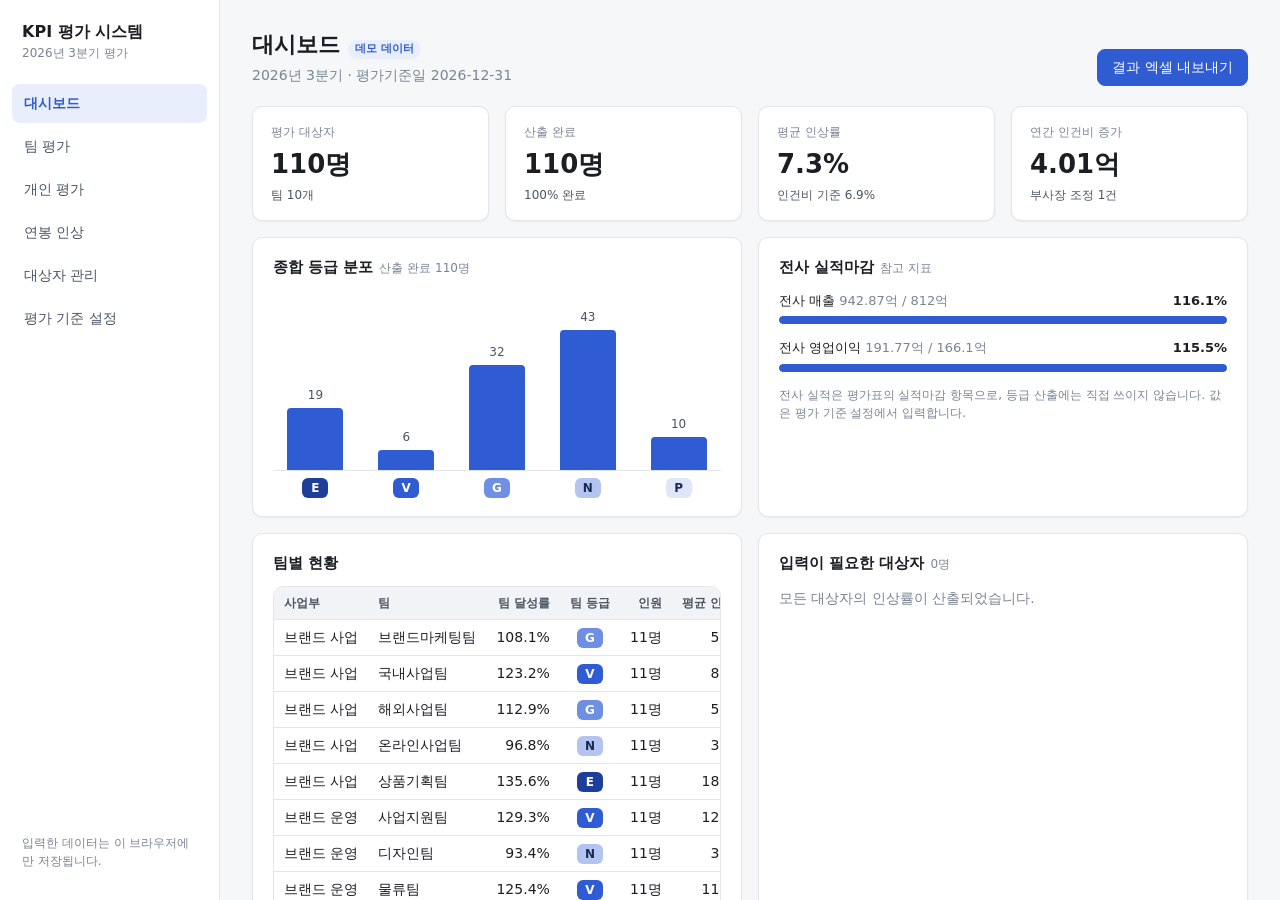
<file: index.html>
<!doctype html>
<html lang="ko">
<head>
  <meta charset="utf-8">
  <meta name="viewport" content="width=device-width, initial-scale=1">
  <title>KPI 평가 시스템</title>
  <!-- GitHub Pages 첫 화면: 평가 도구(app/)로 바로 이동 -->
  <meta http-equiv="refresh" content="0; url=app/">
  <link rel="canonical" href="app/">
  <style>
    :root { --bg: #f6f7f9; --text: #1b1f24; --accent: #2f5bd3; }
    @media (prefers-color-scheme: dark) { :root { --bg: #111418; --text: #e8ebef; --accent: #7f9ef0; } }
    body { margin: 0; padding: 40px 16px; background: var(--bg); color: var(--text); font: 15px/1.6 "Apple SD Gothic Neo", "Malgun Gothic", system-ui, sans-serif; text-align: center; }
    a { color: var(--accent); }
  </style>
</head>
<body>
  <p>평가 도구로 이동합니다. 자동으로 넘어가지 않으면 <a href="app/">여기</a>를 눌러 주세요.</p>
</body>
</html>
</file>
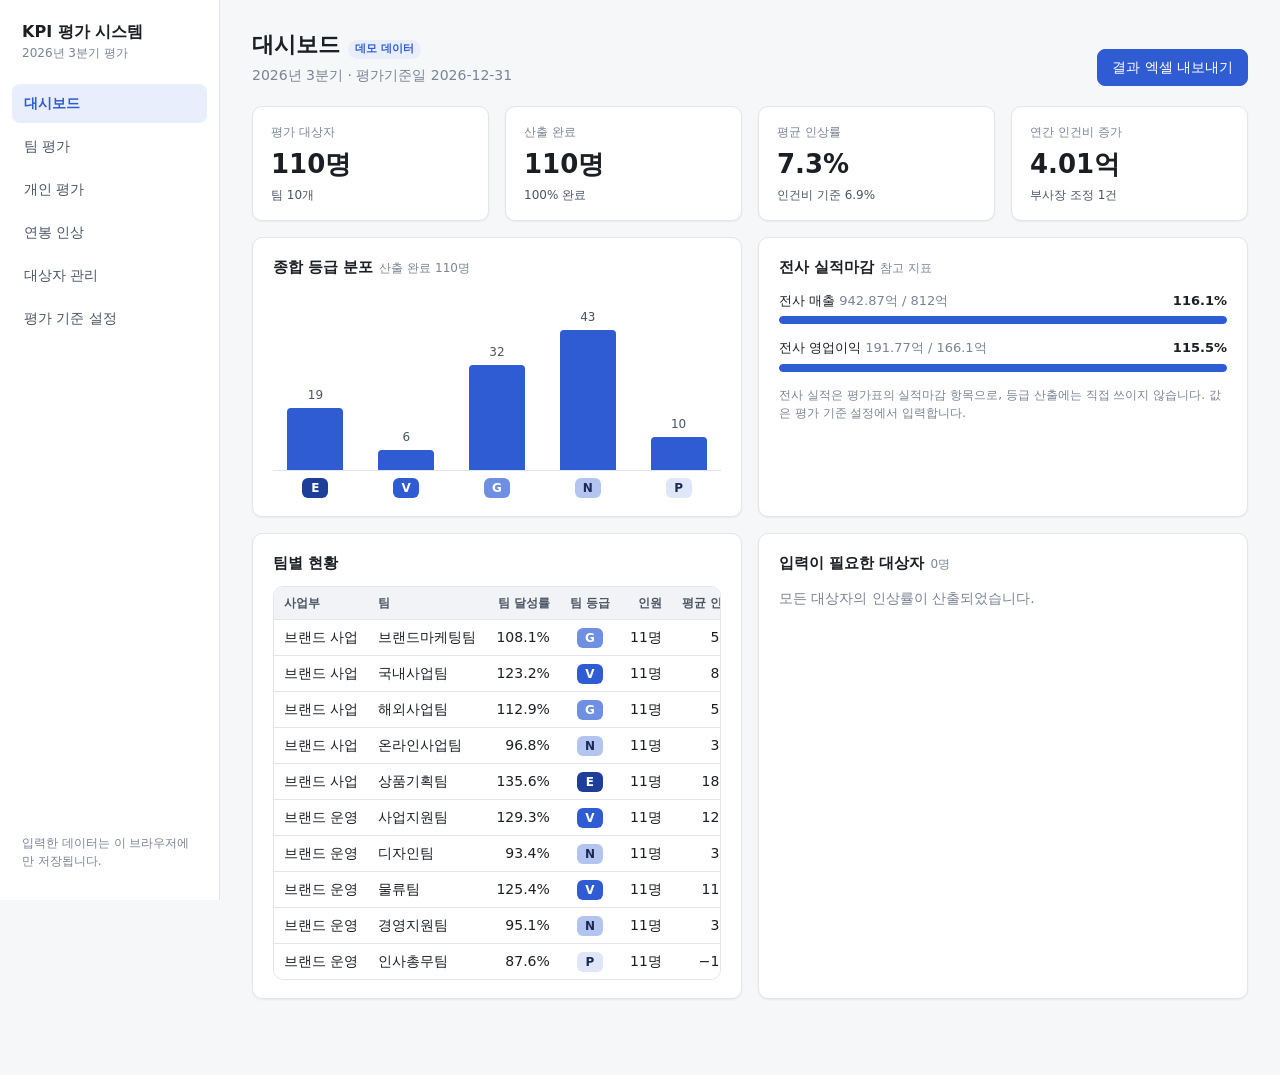
<file: app/index.html>
<!doctype html>
<html lang="ko">
<head>
  <meta charset="utf-8">
  <meta name="viewport" content="width=device-width, initial-scale=1">
  <title>KPI 평가 시스템</title>
  <link rel="stylesheet" href="css/style.css">
</head>
<body>
  <div class="layout">
    <aside class="sidebar">
      <div class="brand">
        <div class="brand-title">KPI 평가 시스템</div>
        <div class="brand-sub" id="cycle-label"></div>
      </div>
      <button class="nav-btn" data-view="dashboard">대시보드</button>
      <button class="nav-btn" data-view="teams">팀 평가</button>
      <button class="nav-btn" data-view="people">개인 평가</button>
      <button class="nav-btn" data-view="raise">연봉 인상</button>
      <button class="nav-btn" data-view="roster">대상자 관리</button>
      <button class="nav-btn" data-view="settings">평가 기준 설정</button>
      <div class="sidebar-foot">입력한 데이터는 이 브라우저에만 저장됩니다.</div>
    </aside>
    <main class="main" id="view"></main>
  </div>
  <div id="modal-root"></div>

  <script src="js/engine.js"></script>
  <script src="js/data.js"></script>
  <script src="js/app.js"></script>
</body>
</html>
</file>
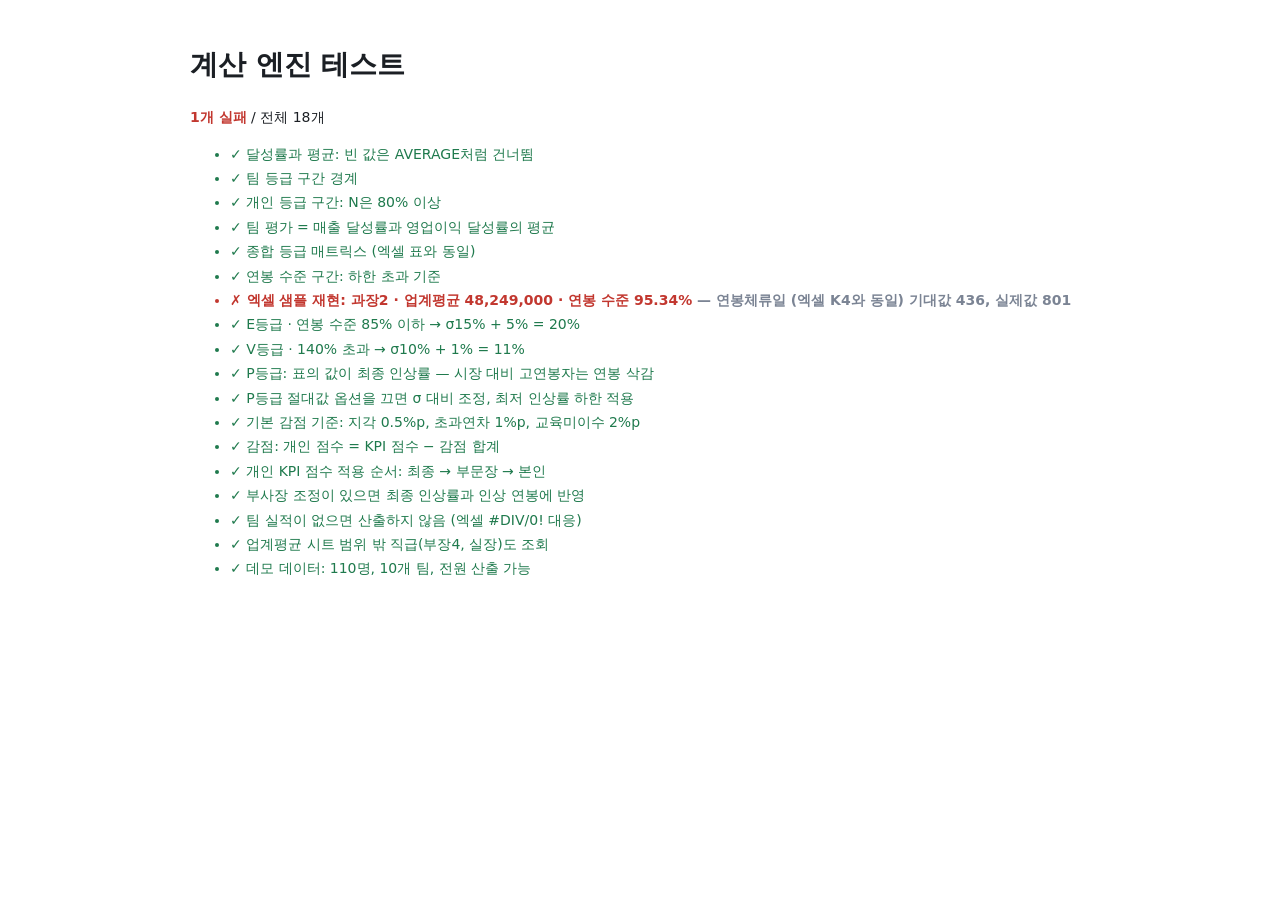
<file: app/tests.html>
<!doctype html>
<html lang="ko">
<head>
  <meta charset="utf-8">
  <meta name="viewport" content="width=device-width, initial-scale=1">
  <title>계산 엔진 테스트</title>
  <style>
    :root { --bg: #fff; --text: #1b1f24; --ok: #1f7a4d; --bad: #c2372f; --muted: #7b8494; }
    @media (prefers-color-scheme: dark) { :root { --bg: #111418; --text: #e8ebef; --ok: #6fcf9c; --bad: #f08a82; --muted: #8a93a1; } }
    body { background: var(--bg); color: var(--text); font: 14px/1.6 "Malgun Gothic", system-ui, sans-serif; padding: 24px 16px; max-width: 900px; margin: 0 auto; }
    .ok { color: var(--ok); } .bad { color: var(--bad); font-weight: 700; } .muted { color: var(--muted); }
    li { margin: 2px 0; }
  </style>
</head>
<body>
  <h1>계산 엔진 테스트</h1>
  <p id="summary"></p>
  <ul id="out"></ul>

  <script src="js/engine.js"></script>
  <script src="js/data.js"></script>
  <script>
    const E = HR.engine;
    const S = HR.data.defaultSettings();
    const results = [];

    function test(name, fn) {
      try { fn(); results.push({ name, ok: true }); }
      catch (err) { results.push({ name, ok: false, msg: err.message }); }
    }
    function eq(actual, expected, label) {
      const same = typeof expected === 'number' && typeof actual === 'number'
        ? Math.abs(actual - expected) < 1e-9
        : actual === expected;
      if (!same) throw new Error(`${label || ''} 기대값 ${JSON.stringify(expected)}, 실제값 ${JSON.stringify(actual)}`);
    }

    // 엑셀 평가지 샘플 대상자 (과장2, 46,000,080원)와 같은 조건의 직원
    function emp(over) {
      return Object.assign({
        id: 'x', level: '과장2', salary: 46000080, lastRaiseDate: '2024-10-21', eligible: true,
        evaluation: { selfRate: null, headRate: 1.05, finalRate: null },
        deductions: { late: 0, leave: 0, training: 0 }, vpOverride: null
      }, over);
    }
    const teamG = { rate: 1.05, grade: 'G' };

    test('달성률과 평균: 빈 값은 AVERAGE처럼 건너뜀', () => {
      eq(E.rate(50, 40), 1.25);
      eq(E.rate(10, 0), null, '목표 0');
      eq(E.average([1.2, null]), 1.2);
      eq(E.average([null, null]), null);
    });

    test('팀 등급 구간 경계', () => {
      const g = (v) => E.gradeByScore(v, S.teamBands);
      eq(g(1.30), 'E'); eq(g(1.2999), 'V'); eq(g(1.21), 'V'); eq(g(1.205), 'G');
      eq(g(1.00), 'G'); eq(g(0.9999), 'N'); eq(g(0.90), 'N'); eq(g(0.8999), 'P'); eq(g(0.5), 'P');
      eq(g(121 / 100), 'V', '부동소수 오차');
    });

    test('개인 등급 구간: N은 80% 이상', () => {
      const g = (v) => E.gradeByScore(v, S.personalBands);
      eq(g(0.80), 'N'); eq(g(0.7999), 'P'); eq(g(0.95), 'N');
    });

    test('팀 평가 = 매출 달성률과 영업이익 달성률의 평균', () => {
      const t = E.teamResult({ revenueTarget: 100, revenueActual: 130, profitTarget: 20, profitActual: 22 }, S);
      eq(t.rate, 1.2); eq(t.grade, 'G');
      const half = E.teamResult({ revenueTarget: 100, revenueActual: 125, profitTarget: null, profitActual: null }, S);
      eq(half.rate, 1.25, '이익 미입력'); eq(half.grade, 'V');
    });

    test('종합 등급 매트릭스 (엑셀 표와 동일)', () => {
      const m = S.combinedMatrix;
      eq(m.E.G, 'V'); eq(m.E.P, 'G'); eq(m.V.P, 'N'); eq(m.G.E, 'V'); eq(m.N.E, 'G'); eq(m.P.E, 'G'); eq(m.P.P, 'P');
    });

    test('연봉 수준 구간: 하한 초과 기준', () => {
      const b = (v) => E.compaBandIndex(v, S.compaBands);
      eq(b(1.41), 0); eq(b(1.40), 1); eq(b(1.26), 1); eq(b(1.25), 2);
      eq(b(0.9534), 2); eq(b(0.95), 3); eq(b(0.86), 3); eq(b(0.85), 4); eq(b(0.6), 4);
    });

    test('엑셀 샘플 재현: 과장2 · 업계평균 48,249,000 · 연봉 수준 95.34%', () => {
      const r = E.employeeResult(emp(), teamG, S);
      eq(r.market, 48249000);
      eq(Math.round(r.compa * 1e6) / 1e6, 0.953389, '연봉 수준');
      eq(r.personalGrade, 'G'); eq(r.finalGrade, 'G');
      eq(r.compaBand, 2, '95~125% 구간');
      eq(r.calcRaise, 0.07);
      eq(r.newSalary, 49220086, '인상 연봉');
      eq(r.stayDays, 436, '연봉체류일 (엑셀 K4와 동일)');
      eq(r.complete, true);
    });

    test('E등급 · 연봉 수준 85% 이하 → σ15% + 5% = 20%', () => {
      const team = { rate: 1.4, grade: 'E' };
      const r = E.employeeResult(emp({ salary: 40000000, evaluation: { headRate: 1.35 } }), team, S);
      eq(r.finalGrade, 'E'); eq(r.compaBand, 4); eq(r.calcRaise, 0.20);
    });

    test('V등급 · 140% 초과 → σ10% + 1% = 11%', () => {
      const r = E.employeeResult(emp({ salary: 70000000, evaluation: { headRate: 1.25 } }), { rate: 1.25, grade: 'V' }, S);
      eq(r.finalGrade, 'V'); eq(r.compaBand, 0); eq(r.calcRaise, 0.11);
    });

    test('P등급: 표의 값이 최종 인상률 — 시장 대비 고연봉자는 연봉 삭감', () => {
      const team = { rate: 0.5, grade: 'P' };
      const p = (salary) => E.employeeResult(emp({ salary, evaluation: { headRate: 0.5 } }), team, S);
      const high = p(70000000);
      eq(high.finalGrade, 'P'); eq(high.compaBand, 0, '140% 초과');
      eq(high.calcRaise, -0.03); eq(high.newSalary, 67900000, '3% 삭감');
      eq(p(65000000).calcRaise, -0.03, '125% ~ 140%');
      eq(p(50000000).calcRaise, -0.02, '95% ~ 125%');
      eq(p(44000000).calcRaise, 0, '85% ~ 95% → 동결');
      eq(p(40000000).calcRaise, 0, '85% 이하 → 동결');
    });

    test('P등급 절대값 옵션을 끄면 σ 대비 조정, 최저 인상률 하한 적용', () => {
      const e = emp({ salary: 70000000, evaluation: { headRate: 0.5 } });
      const team = { rate: 0.5, grade: 'P' };
      const rel = Object.assign({}, S, { pAbsolute: false });
      eq(E.employeeResult(e, team, rel).calcRaise, 0, '3% − 3%');
      const floor = Object.assign({}, S, { minRaise: 0 });
      eq(E.employeeResult(e, team, floor).calcRaise, 0, '최저 인상률');
    });

    test('기본 감점 기준: 지각 0.5%p, 초과연차 1%p, 교육미이수 2%p', () => {
      eq(E.deductionTotal({ late: 1, leave: 0, training: 0 }, S), 0.005);
      eq(E.deductionTotal({ late: 0, leave: 1, training: 0 }, S), 0.01);
      eq(E.deductionTotal({ late: 0, leave: 0, training: 1 }, S), 0.02);
    });

    test('감점: 개인 점수 = KPI 점수 − 감점 합계', () => {
      const r = E.employeeResult(emp({ evaluation: { headRate: 1.02 }, deductions: { late: 2, leave: 0, training: 1 } }), teamG, S);
      eq(r.deduction, 0.03); eq(Math.round(r.personalScore * 1e4) / 1e4, 0.99); eq(r.personalGrade, 'N');
      eq(r.finalGrade, 'N', '팀 G × 개인 N');
    });

    test('개인 KPI 점수 적용 순서: 최종 → 부문장 → 본인', () => {
      eq(E.kpiScore({ selfRate: 1.1 }).source, 'self');
      eq(E.kpiScore({ selfRate: 1.1, headRate: 1.0 }).value, 1.0);
      eq(E.kpiScore({ selfRate: 1.1, headRate: 1.0, finalRate: 0.95 }).source, 'final');
      eq(E.kpiScore({}).value, null);
    });

    test('부사장 조정이 있으면 최종 인상률과 인상 연봉에 반영', () => {
      const r = E.employeeResult(emp({ vpOverride: 0.1 }), teamG, S);
      eq(r.calcRaise, 0.07); eq(r.finalRaise, 0.1); eq(r.overridden, true); eq(r.newSalary, 50600088);
    });

    test('팀 실적이 없으면 산출하지 않음 (엑셀 #DIV/0! 대응)', () => {
      const r = E.employeeResult(emp(), E.teamResult({}, S), S);
      eq(r.finalGrade, null); eq(r.calcRaise, null); eq(r.complete, false); eq(r.missing[0], '팀 실적');
    });

    test('업계평균 시트 범위 밖 직급(부장4, 실장)도 조회', () => {
      eq(E.marketSalary('부장4', S), 73710000);
      eq(E.marketSalary('실장1', S), 77395500);
      eq(E.marketSalary('없는직급', S), null);
    });

    test('데모 데이터: 110명, 10개 팀, 전원 산출 가능', () => {
      const st = HR.data.demoState();
      eq(st.employees.length, 110); eq(st.teams.length, 10);
      const all = E.evaluateAll(st);
      eq(st.employees.filter((e) => all.employees[e.id].complete).length, 110);
      eq(JSON.stringify(HR.data.demoState()) === JSON.stringify(st), true, '시드 고정');
    });

    const failed = results.filter((r) => !r.ok);
    document.getElementById('summary').innerHTML = failed.length
      ? `<span class="bad">${failed.length}개 실패</span> / 전체 ${results.length}개`
      : `<span class="ok">전체 ${results.length}개 통과</span>`;
    document.getElementById('out').innerHTML = results.map((r) =>
      `<li class="${r.ok ? 'ok' : 'bad'}">${r.ok ? '✓' : '✗'} ${r.name}${r.ok ? '' : ` <span class="muted">— ${r.msg}</span>`}</li>`).join('');
    window.TEST_RESULTS = { total: results.length, failed };
  </script>
</body>
</html>
</file>
<file: app/css/style.css>
:root {
  --bg: #f6f7f9;
  --surface: #ffffff;
  --surface-2: #f1f3f6;
  --border: #e2e5ea;
  --text: #1b1f24;
  --text-2: #4b5563;
  --muted: #7b8494;
  --accent: #2f5bd3;
  --accent-soft: #e8eefc;
  --danger: #c2372f;
  --danger-soft: #fdecea;
  --warn: #9a6200;
  --warn-soft: #fff4dc;
  --ok: #1f7a4d;
  --ok-soft: #e4f4ec;
  /* 등급: 한 가지 색상의 진하기로 순서를 표현 (E 가장 진함) */
  --g-E: #1d3f99;
  --g-V: #2f5bd3;
  --g-G: #6f8fe3;
  --g-N: #b3c4f0;
  --g-P: #dfe6f8;
  --g-ink-light: #ffffff;
  --g-ink-dark: #1b2a55;
  --radius: 10px;
  --shadow: 0 1px 2px rgba(16, 24, 40, .06);
  color-scheme: light;
}

@media (prefers-color-scheme: dark) {
  :root:not([data-theme="light"]) {
    --bg: #111418;
    --surface: #181c22;
    --surface-2: #20252d;
    --border: #2c323b;
    --text: #e8ebef;
    --text-2: #b7bec9;
    --muted: #8a93a1;
    --accent: #7f9ef0;
    --accent-soft: #1f2a45;
    --danger: #f08a82;
    --danger-soft: #3a1f1d;
    --warn: #e9b65a;
    --warn-soft: #3a2f17;
    --ok: #6fcf9c;
    --ok-soft: #173126;
    --g-E: #c9d6fa;
    --g-V: #93acf2;
    --g-G: #5f7fd6;
    --g-N: #3a4f8c;
    --g-P: #283658;
    --g-ink-light: #10183a;
    --g-ink-dark: #e8ecfa;
    --shadow: none;
    color-scheme: dark;
  }
}

* { box-sizing: border-box; }

html, body { margin: 0; }

body {
  background: var(--bg);
  color: var(--text);
  font: 14px/1.5 "Pretendard", "Apple SD Gothic Neo", "Malgun Gothic", system-ui, sans-serif;
  -webkit-font-smoothing: antialiased;
}

button, input, select, textarea { font: inherit; color: inherit; }

/* ---------- layout ---------- */
.layout { display: flex; min-height: 100vh; }

.sidebar {
  width: 220px;
  flex-shrink: 0;
  background: var(--surface);
  border-right: 1px solid var(--border);
  padding: 20px 12px;
  position: sticky;
  top: 0;
  height: 100vh;
  display: flex;
  flex-direction: column;
  gap: 4px;
}

.brand { padding: 0 10px 18px; }
.brand-title { font-weight: 700; font-size: 16px; }
.brand-sub { color: var(--muted); font-size: 12px; }

.nav-btn {
  display: block;
  width: 100%;
  text-align: left;
  border: 0;
  background: none;
  padding: 9px 12px;
  border-radius: 8px;
  color: var(--text-2);
  cursor: pointer;
}
.nav-btn:hover { background: var(--surface-2); }
.nav-btn.active { background: var(--accent-soft); color: var(--accent); font-weight: 600; }

.sidebar-foot { margin-top: auto; padding: 10px; font-size: 12px; color: var(--muted); }

.main { flex: 1; min-width: 0; padding: 28px 32px 60px; }

.page-head { display: flex; align-items: flex-end; justify-content: space-between; gap: 16px; flex-wrap: wrap; margin-bottom: 20px; }
.page-title { font-size: 22px; font-weight: 700; margin: 0; }
.page-desc { color: var(--muted); margin: 4px 0 0; }
.head-actions { display: flex; gap: 8px; flex-wrap: wrap; }

/* ---------- cards ---------- */
.card {
  background: var(--surface);
  border: 1px solid var(--border);
  border-radius: var(--radius);
  box-shadow: var(--shadow);
  padding: 18px 20px;
  margin-bottom: 16px;
}
.card h2 { font-size: 15px; margin: 0 0 12px; }
.card .sub { color: var(--muted); font-size: 12px; font-weight: 400; margin-left: 6px; }

.grid { display: grid; gap: 16px; }
.grid > * { min-width: 0; }
.grid-4 { grid-template-columns: repeat(4, minmax(0, 1fr)); }
.grid-2 { grid-template-columns: repeat(2, minmax(0, 1fr)); }

.stat { padding: 16px 18px; }
.stat-label { color: var(--muted); font-size: 12px; }
.stat-value { font-size: 26px; font-weight: 700; margin-top: 4px; font-variant-numeric: tabular-nums; }
.stat-note { color: var(--text-2); font-size: 12px; margin-top: 2px; }

/* ---------- buttons ---------- */
.btn {
  border: 1px solid var(--border);
  background: var(--surface);
  padding: 7px 14px;
  border-radius: 8px;
  cursor: pointer;
  white-space: nowrap;
}
.btn:hover { background: var(--surface-2); }
.btn.primary { background: var(--accent); border-color: var(--accent); color: #fff; }
.btn.primary:hover { filter: brightness(1.08); }
.btn.danger { color: var(--danger); }
.btn.small { padding: 3px 9px; font-size: 12px; }

/* ---------- toolbar ---------- */
.toolbar { display: flex; gap: 8px; flex-wrap: wrap; align-items: center; margin-bottom: 12px; }
.toolbar .spacer { flex: 1; }
.toolbar input[type="search"], .toolbar select {
  border: 1px solid var(--border);
  background: var(--surface);
  border-radius: 8px;
  padding: 6px 10px;
}
.count { color: var(--muted); font-size: 12px; }

/* ---------- tables ---------- */
.table-wrap { overflow-x: auto; border: 1px solid var(--border); border-radius: var(--radius); background: var(--surface); }
table { border-collapse: collapse; width: 100%; font-variant-numeric: tabular-nums; }
th, td { padding: 7px 10px; border-bottom: 1px solid var(--border); text-align: left; white-space: nowrap; }
th { background: var(--surface-2); color: var(--text-2); font-weight: 600; font-size: 12px; position: sticky; top: 0; z-index: 1; }
tr:last-child td { border-bottom: 0; }
tbody tr:hover td { background: var(--surface-2); }
td.num, th.num { text-align: right; }
td.center, th.center { text-align: center; }
tfoot td { font-weight: 700; background: var(--surface-2); }
th.group { text-align: center; border-left: 1px solid var(--border); }
.bl { border-left: 1px solid var(--border); }
.name-cell b { font-weight: 600; }
.name-cell span { color: var(--muted); font-size: 12px; margin-left: 4px; }

/* 표 안 입력칸 */
.cell-input {
  width: 72px;
  border: 1px solid transparent;
  background: var(--surface-2);
  border-radius: 6px;
  padding: 3px 6px;
  text-align: right;
}
.cell-input.wide { width: 180px; text-align: left; }
.cell-input.mid { width: 110px; }
.cell-input.narrow { width: 48px; }
.cell-input:hover { border-color: var(--border); }
.cell-input:focus { outline: none; border-color: var(--accent); background: var(--surface); }
select.cell-input { text-align: left; }

/* ---------- grade chip ---------- */
.grade {
  display: inline-block;
  min-width: 26px;
  text-align: center;
  padding: 1px 7px;
  border-radius: 6px;
  font-weight: 700;
  font-size: 12px;
}
.grade-E { background: var(--g-E); color: var(--g-ink-light); }
.grade-V { background: var(--g-V); color: var(--g-ink-light); }
.grade-G { background: var(--g-G); color: var(--g-ink-light); }
.grade-N { background: var(--g-N); color: var(--g-ink-dark); }
.grade-P { background: var(--g-P); color: var(--g-ink-dark); }
.grade-none { color: var(--muted); font-weight: 400; }

.tag { display: inline-block; font-size: 11px; padding: 1px 7px; border-radius: 99px; }
.tag.warn { background: var(--warn-soft); color: var(--warn); }
.tag.ok { background: var(--ok-soft); color: var(--ok); }
.tag.info { background: var(--accent-soft); color: var(--accent); }
.tag.danger { background: var(--danger-soft); color: var(--danger); }

.muted { color: var(--muted); }
.pos { color: var(--ok); }
.neg { color: var(--danger); }

/* ---------- progress ---------- */
.progress-row { margin-bottom: 14px; }
.progress-row:last-child { margin-bottom: 0; }
.progress-label { display: flex; justify-content: space-between; font-size: 13px; margin-bottom: 6px; }
.progress-label b { font-variant-numeric: tabular-nums; }
.progress { height: 8px; background: var(--surface-2); border-radius: 99px; overflow: hidden; }
.progress > i { display: block; height: 100%; background: var(--accent); border-radius: 99px; }

/* ---------- bar chart (등급 분포) ---------- */
.bars { display: flex; align-items: flex-end; gap: 14px; height: 180px; padding: 8px 4px 0; border-bottom: 1px solid var(--border); }
.bar-col { flex: 1; display: flex; flex-direction: column; align-items: center; justify-content: flex-end; height: 100%; position: relative; cursor: default; }
.bar-col .bar { width: 100%; max-width: 56px; background: var(--accent); border-radius: 4px 4px 0 0; min-height: 2px; }
.bar-col:hover .bar { filter: brightness(1.12); }
.bar-col .bar-val { font-size: 12px; color: var(--text-2); margin-bottom: 4px; font-variant-numeric: tabular-nums; }
.bar-axis { display: flex; gap: 14px; padding: 6px 4px 0; }
.bar-axis span { flex: 1; text-align: center; }
/* 숨겨진 툴팁이 화면 밖으로 삐져나와 가로 스크롤을 만들지 않도록 display로 숨긴다 */
.tip {
  display: none;
  position: absolute;
  bottom: calc(100% + 6px);
  left: 50%;
  transform: translateX(-50%);
  width: max-content;
  max-width: 180px;
  background: var(--text);
  color: var(--bg);
  font-size: 12px;
  padding: 5px 8px;
  border-radius: 6px;
  pointer-events: none;
  z-index: 2;
}
.bar-col:first-child .tip { left: 0; transform: none; }
.bar-col:last-child .tip { left: auto; right: 0; transform: none; }
.bar-col:hover .tip { display: block; }
.scroll-x { overflow-x: auto; }

/* ---------- settings ---------- */
.form-row { display: flex; align-items: center; gap: 10px; margin-bottom: 10px; flex-wrap: wrap; }
.form-row label { width: 150px; color: var(--text-2); }
.form-row input[type="text"], .form-row input[type="date"], .form-row input[type="number"] {
  border: 1px solid var(--border);
  background: var(--surface);
  border-radius: 8px;
  padding: 6px 10px;
}
.matrix td, .matrix th { text-align: center; }
.matrix th:first-child, .matrix td:first-child { text-align: left; }
.matrix .cell-input { width: 64px; text-align: center; }
.hint { color: var(--muted); font-size: 12px; margin: 8px 0 0; }
.callout { background: var(--warn-soft); color: var(--warn); border-radius: 8px; padding: 10px 12px; font-size: 13px; margin-bottom: 12px; }
.callout.info { background: var(--accent-soft); color: var(--accent); }

/* ---------- modal / 평가표 ---------- */
.modal-backdrop {
  position: fixed;
  inset: 0;
  background: rgba(10, 14, 20, .5);
  display: flex;
  align-items: flex-start;
  justify-content: center;
  padding: 32px 16px;
  overflow-y: auto;
  z-index: 50;
}
.modal { background: var(--surface); border-radius: 12px; width: 100%; max-width: 860px; padding: 24px 28px; }
.modal-head { display: flex; justify-content: space-between; align-items: center; margin-bottom: 8px; gap: 8px; }
.modal-head h2 { margin: 0; font-size: 18px; }
.sheet-section { margin-top: 20px; }
.sheet-section h3 { font-size: 14px; margin: 0 0 8px; padding-left: 8px; border-left: 3px solid var(--accent); }
.sheet table th, .sheet table td { border: 1px solid var(--border); text-align: center; }
.sheet table th { position: static; }
.sheet .hl { outline: 2px solid var(--accent); outline-offset: -2px; font-weight: 700; background: var(--accent-soft); }
.sheet .formula { color: var(--muted); font-size: 12px; margin-top: 6px; }

.toast {
  position: fixed;
  bottom: 20px;
  left: 50%;
  transform: translateX(-50%);
  background: var(--text);
  color: var(--bg);
  padding: 9px 16px;
  border-radius: 8px;
  font-size: 13px;
  z-index: 60;
}

@media (max-width: 900px) {
  .layout { flex-direction: column; }
  .sidebar { width: auto; height: auto; position: static; flex-direction: row; flex-wrap: wrap; padding: 12px 16px; border-right: 0; border-bottom: 1px solid var(--border); }
  .brand { width: 100%; padding: 0 0 8px; }
  .nav-btn { width: auto; }
  .sidebar-foot { display: none; }
  .main { padding: 20px 16px 48px; }
  .grid-4 { grid-template-columns: repeat(2, minmax(0, 1fr)); }
  .grid-2 { grid-template-columns: 1fr; }
}

@media print {
  body { background: #fff; }
  .layout, .no-print, .toast { display: none !important; }
  .modal-backdrop { position: static; background: none; padding: 0; overflow: visible; }
  .modal { max-width: none; padding: 0; }
}
</file>
